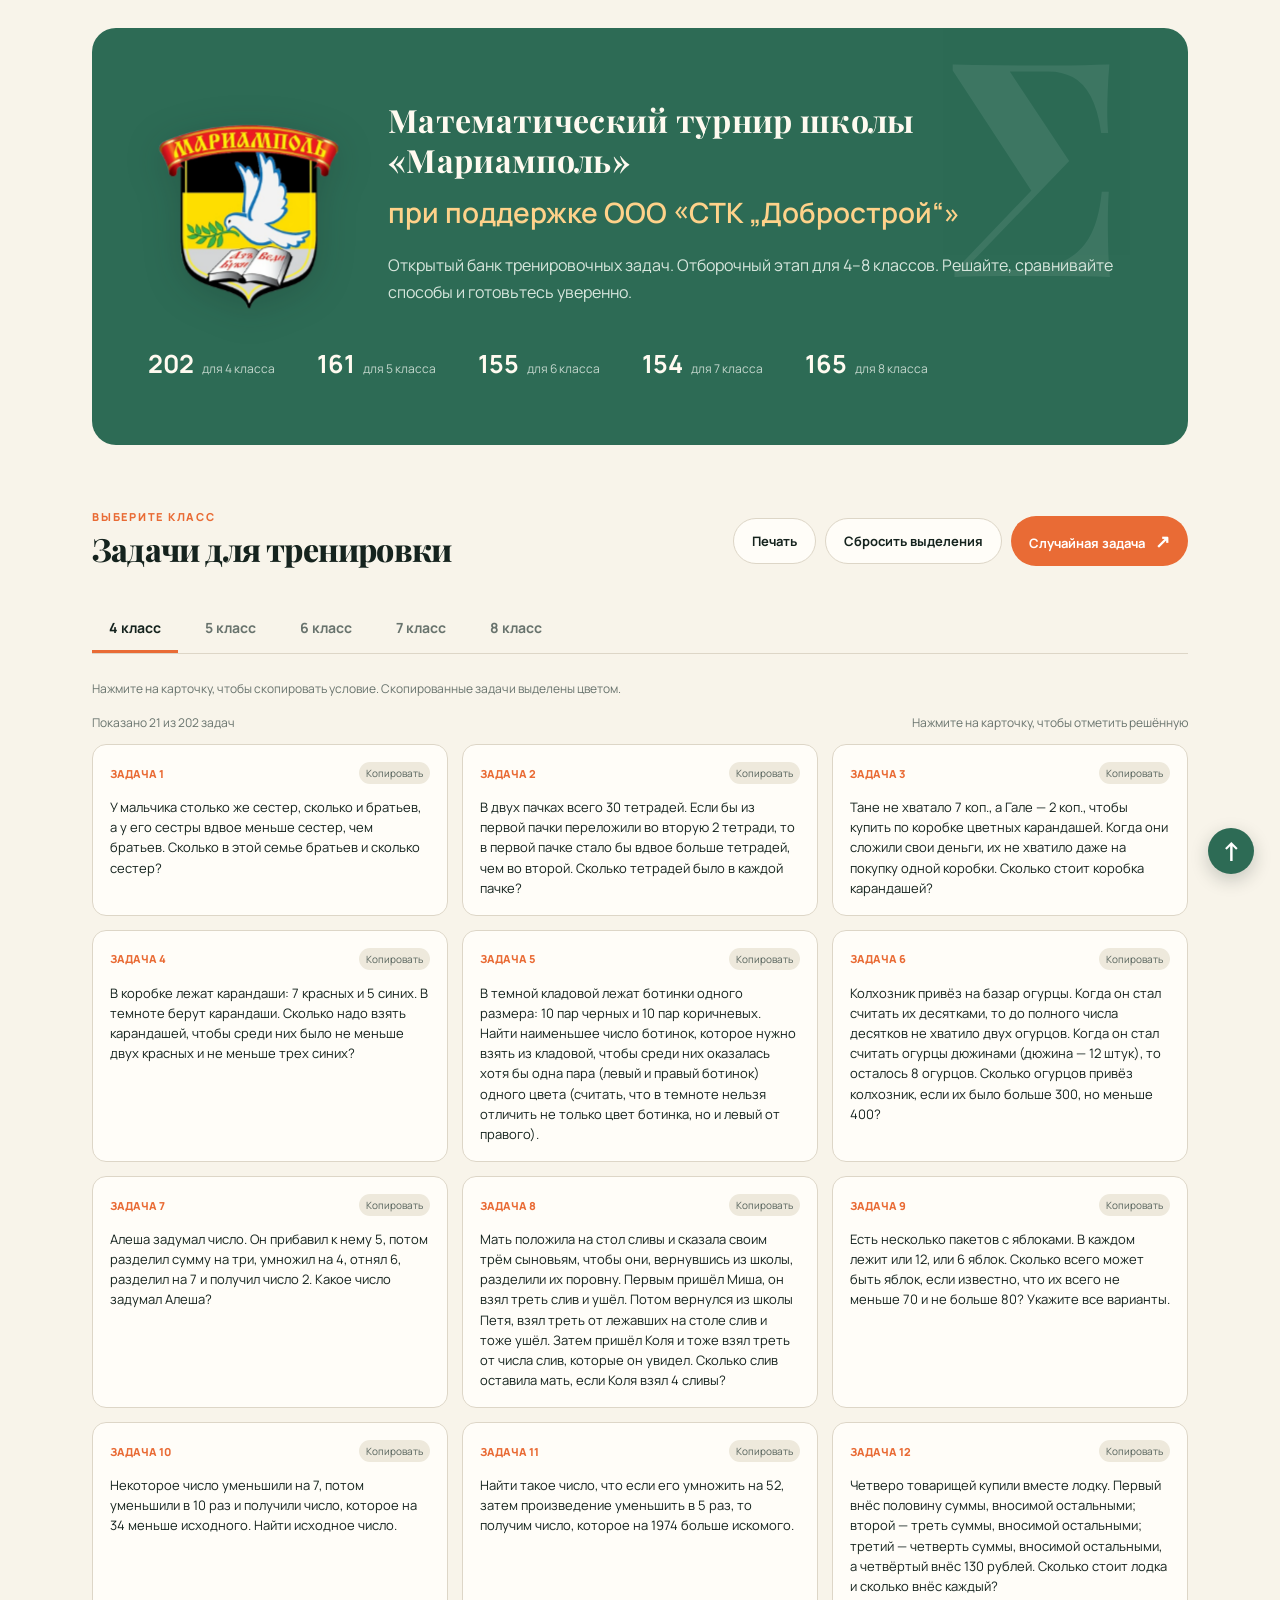
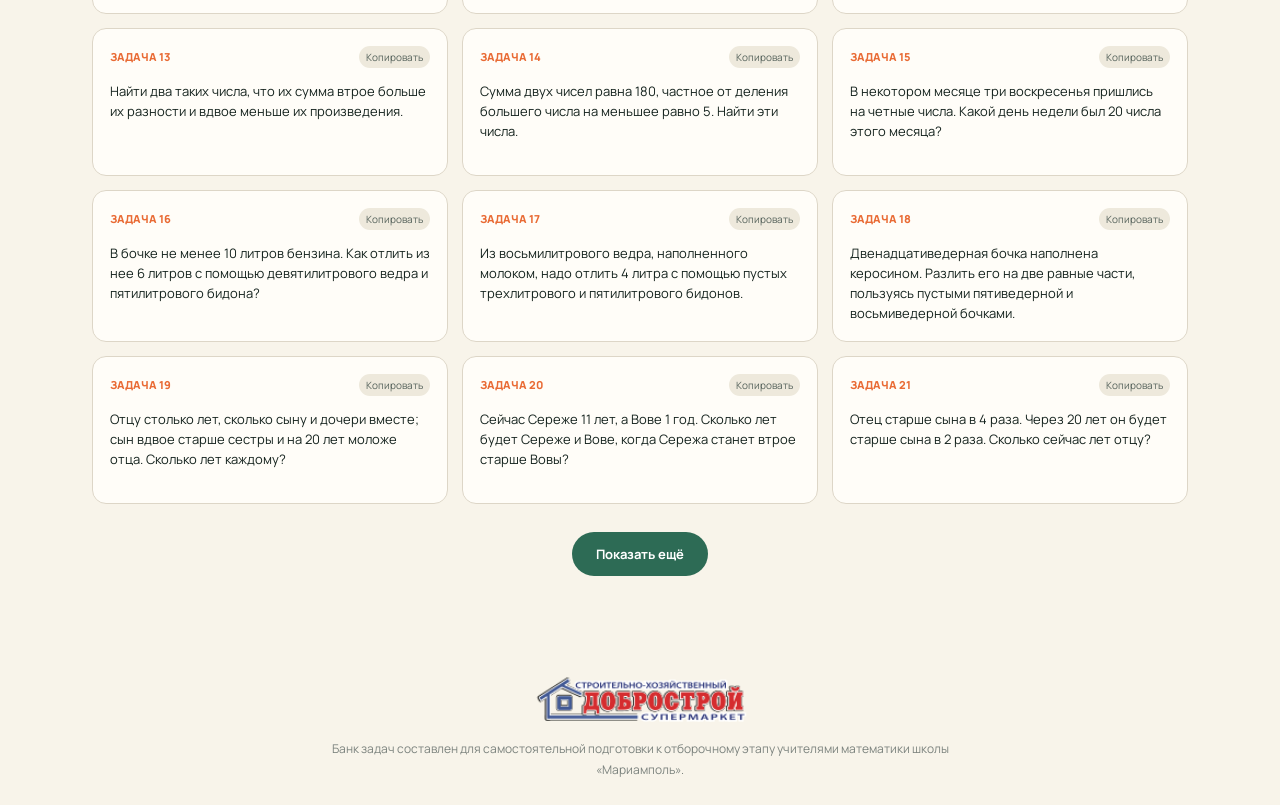
<file: index.html>
<!doctype html>
<html lang="ru">
<head>
  <meta charset="UTF-8">
  <meta name="viewport" content="width=device-width, initial-scale=1.0">
  <title>Открытый банк задач — Математический турнир школы «Мариамполь»</title>
  <link rel="icon" type="image/png" href="assets/logo-mariampol.png">
  <link rel="preconnect" href="https://fonts.googleapis.com">
  <link rel="preconnect" href="https://fonts.gstatic.com" crossorigin>
  <link href="https://fonts.googleapis.com/css2?family=Manrope:wght@400;500;600;700;800&family=Playfair+Display:wght@700;800&display=swap" rel="stylesheet">
  <link rel="stylesheet" href="style.css">
</head>
<body>
  <main class="page">
    <header class="hero">
      <div class="hero-content">
        <div class="hero-brand">
        <div class="brand-logo-slot">
          <img class="brand-logo brand-logo-school" src="assets/logo-mariampol.png" alt="Школа «Мариамполь»" width="200" height="200">
        </div>
        </div>
        <div class="hero-titles">
          <h1 class="brand-title">Математический турнир школы «Мариамполь»</h1>
          <p class="brand-support">при поддержке ООО «СТК „Добрострой“»</p>
      </div>
        <p class="hero-lead">Открытый банк тренировочных задач. Отборочный этап для 4–8 классов. Решайте, сравнивайте способы и готовьтесь уверенно.</p>
      </div>
      <div class="hero-stats">
        <div><strong data-count="4"></strong><span>для 4 класса</span></div>
        <div><strong data-count="5"></strong><span>для 5 класса</span></div>
        <div><strong data-count="6"></strong><span>для 6 класса</span></div>
        <div><strong data-count="7"></strong><span>для 7 класса</span></div>
        <div><strong data-count="8"></strong><span>для 8 класса</span></div>
      </div>
    </header>

    <section class="bank" aria-label="Банк задач">
      <div class="bank-topline">
        <div>
          <p class="section-label">Выберите класс</p>
          <h2>Задачи для тренировки</h2>
        </div>
        <div class="actions">
          <button class="reset-button" id="printButton" type="button">Печать</button>
          <button class="reset-button" id="resetButton" type="button">Сбросить выделения</button>
          <button class="random-button" id="randomButton" type="button">Случайная задача <span>↗</span></button>
        </div>
      </div>
      <nav class="tabs" aria-label="Классы" role="tablist">
        <button class="tab active" role="tab" aria-selected="true" data-grade="4">4 класс</button>
        <button class="tab" role="tab" aria-selected="false" data-grade="5">5 класс</button>
        <button class="tab" role="tab" aria-selected="false" data-grade="6">6 класс</button>
        <button class="tab" role="tab" aria-selected="false" data-grade="7">7 класс</button>
        <button class="tab" role="tab" aria-selected="false" data-grade="8">8 класс</button>
      </nav>
      <div class="filters" id="filters"></div>
      <div class="task-meta"><span id="taskCount"></span><span>Нажмите на карточку, чтобы отметить решённую</span></div>
      <div class="tasks" id="tasks"></div>
      <div class="load-more-wrap">
        <button class="load-more-button" id="loadMoreButton" type="button">Показать ещё</button>
      </div>
    </section>
  </main>
  <button class="to-top" id="toTopButton" type="button" aria-label="Наверх">↑</button>
  <footer>
    <img class="footer-logo" src="assets/adres-logo.png" alt="ООО «СТК „Добрострой“»" width="201" height="46">
    <div>Банк задач составлен для самостоятельной подготовки к отборочному этапу учителями математики школы «Мариамполь».</div>
  </footer>
  <div class="print-area" id="printArea"></div>
  <script src="tasks-data.js"></script>
  <script src="app.js"></script>
</body>
</html>
</file>
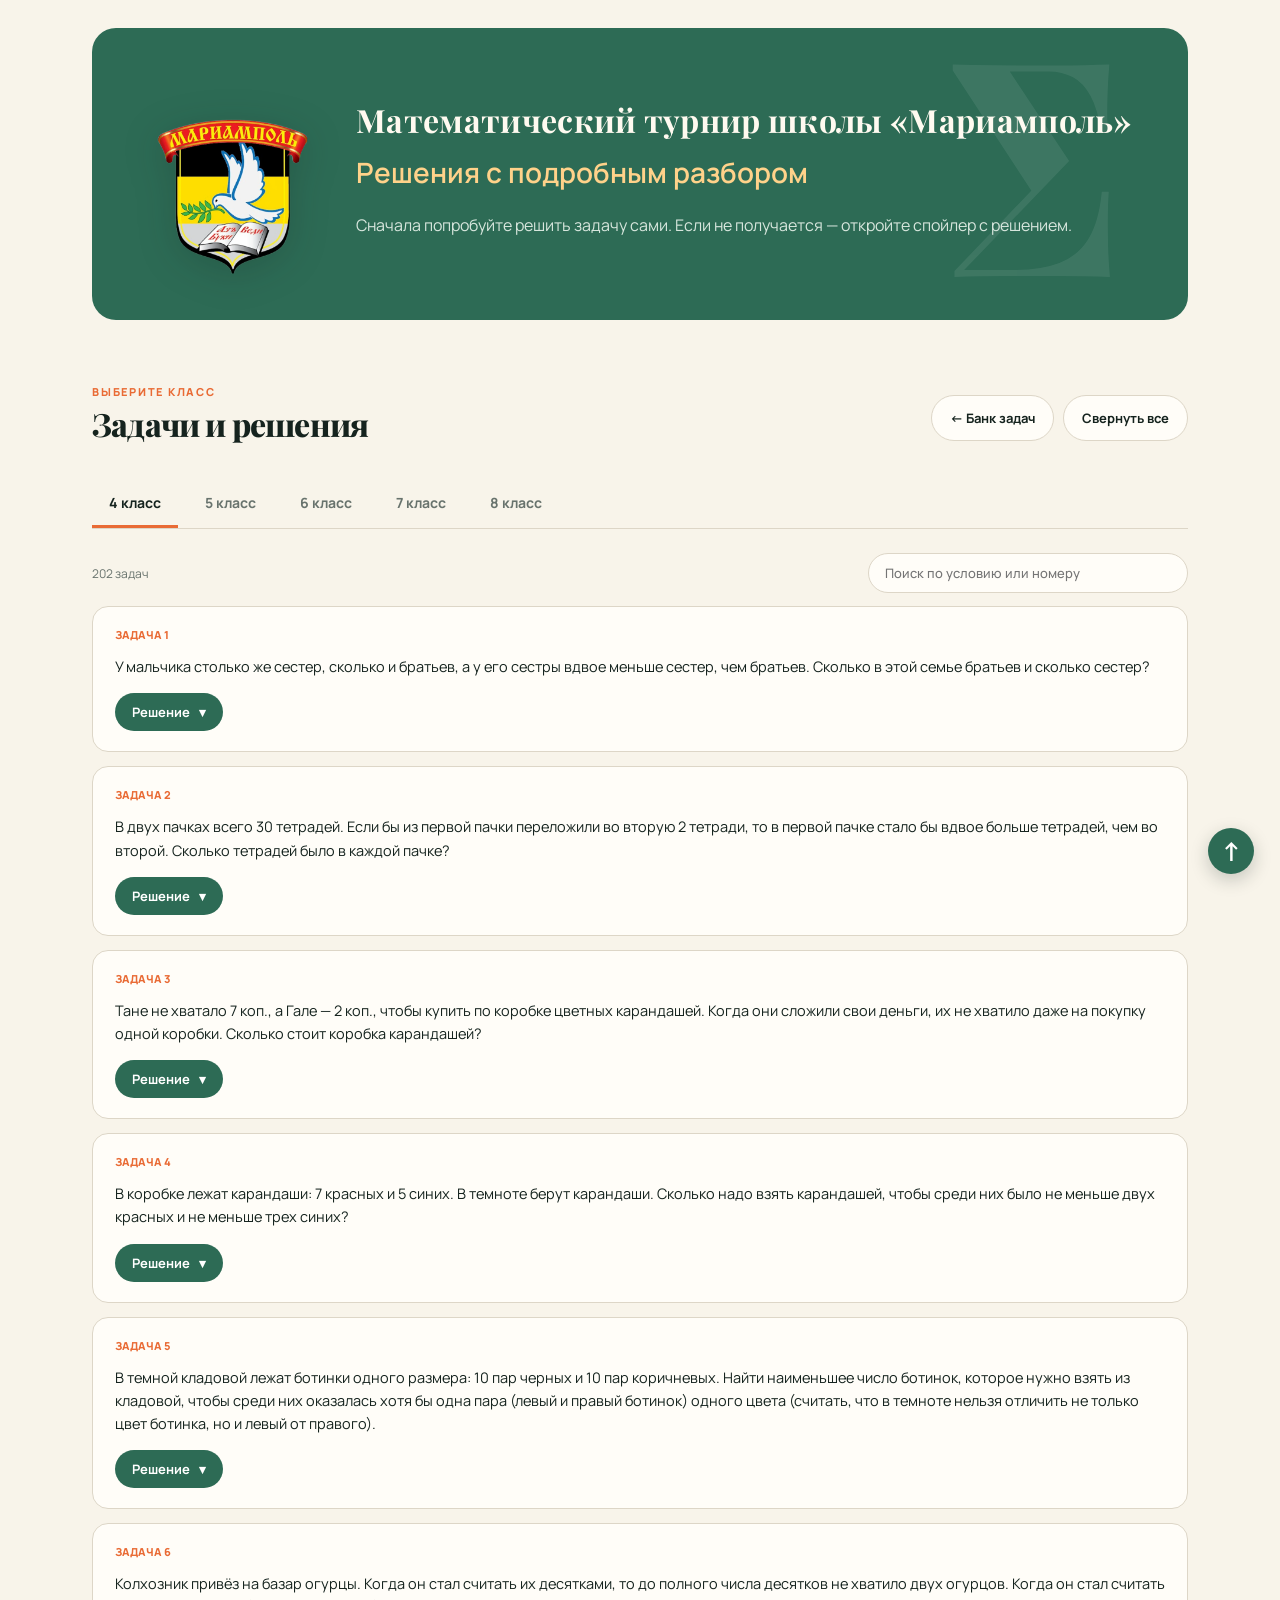
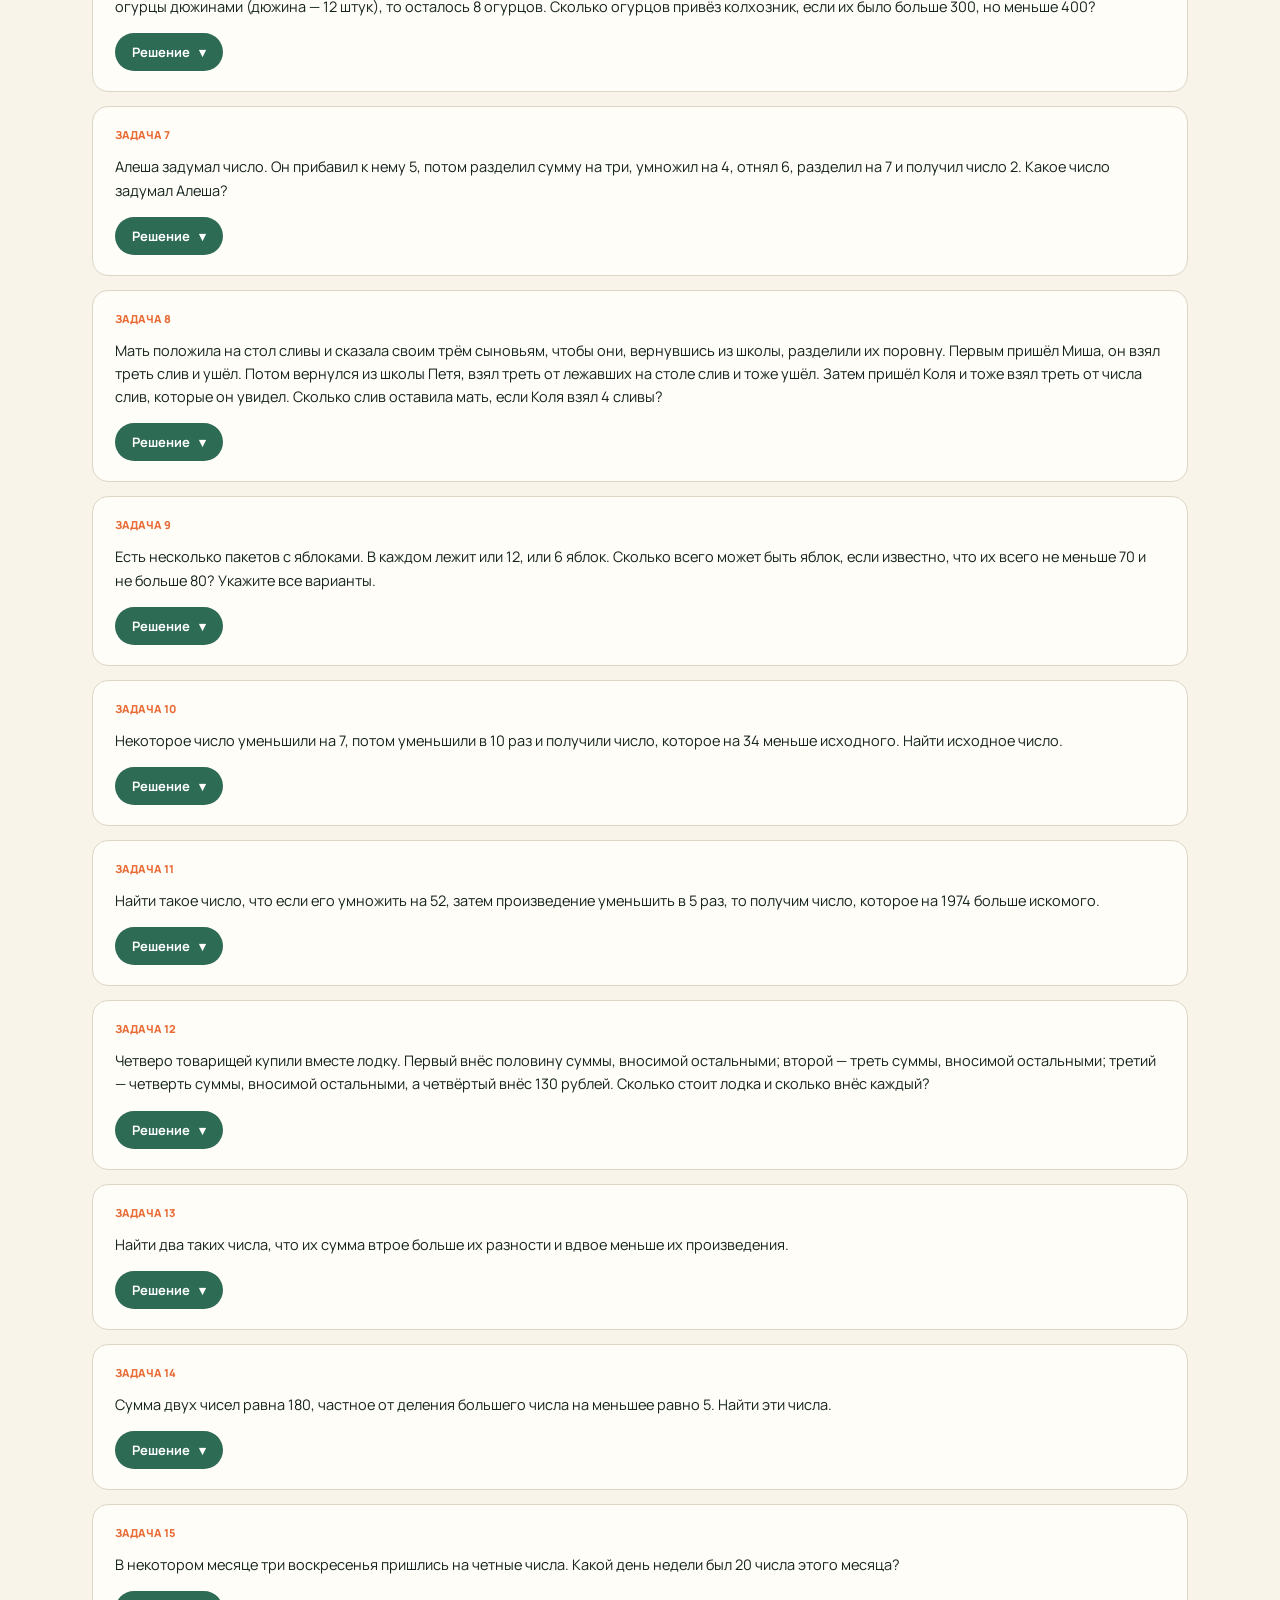
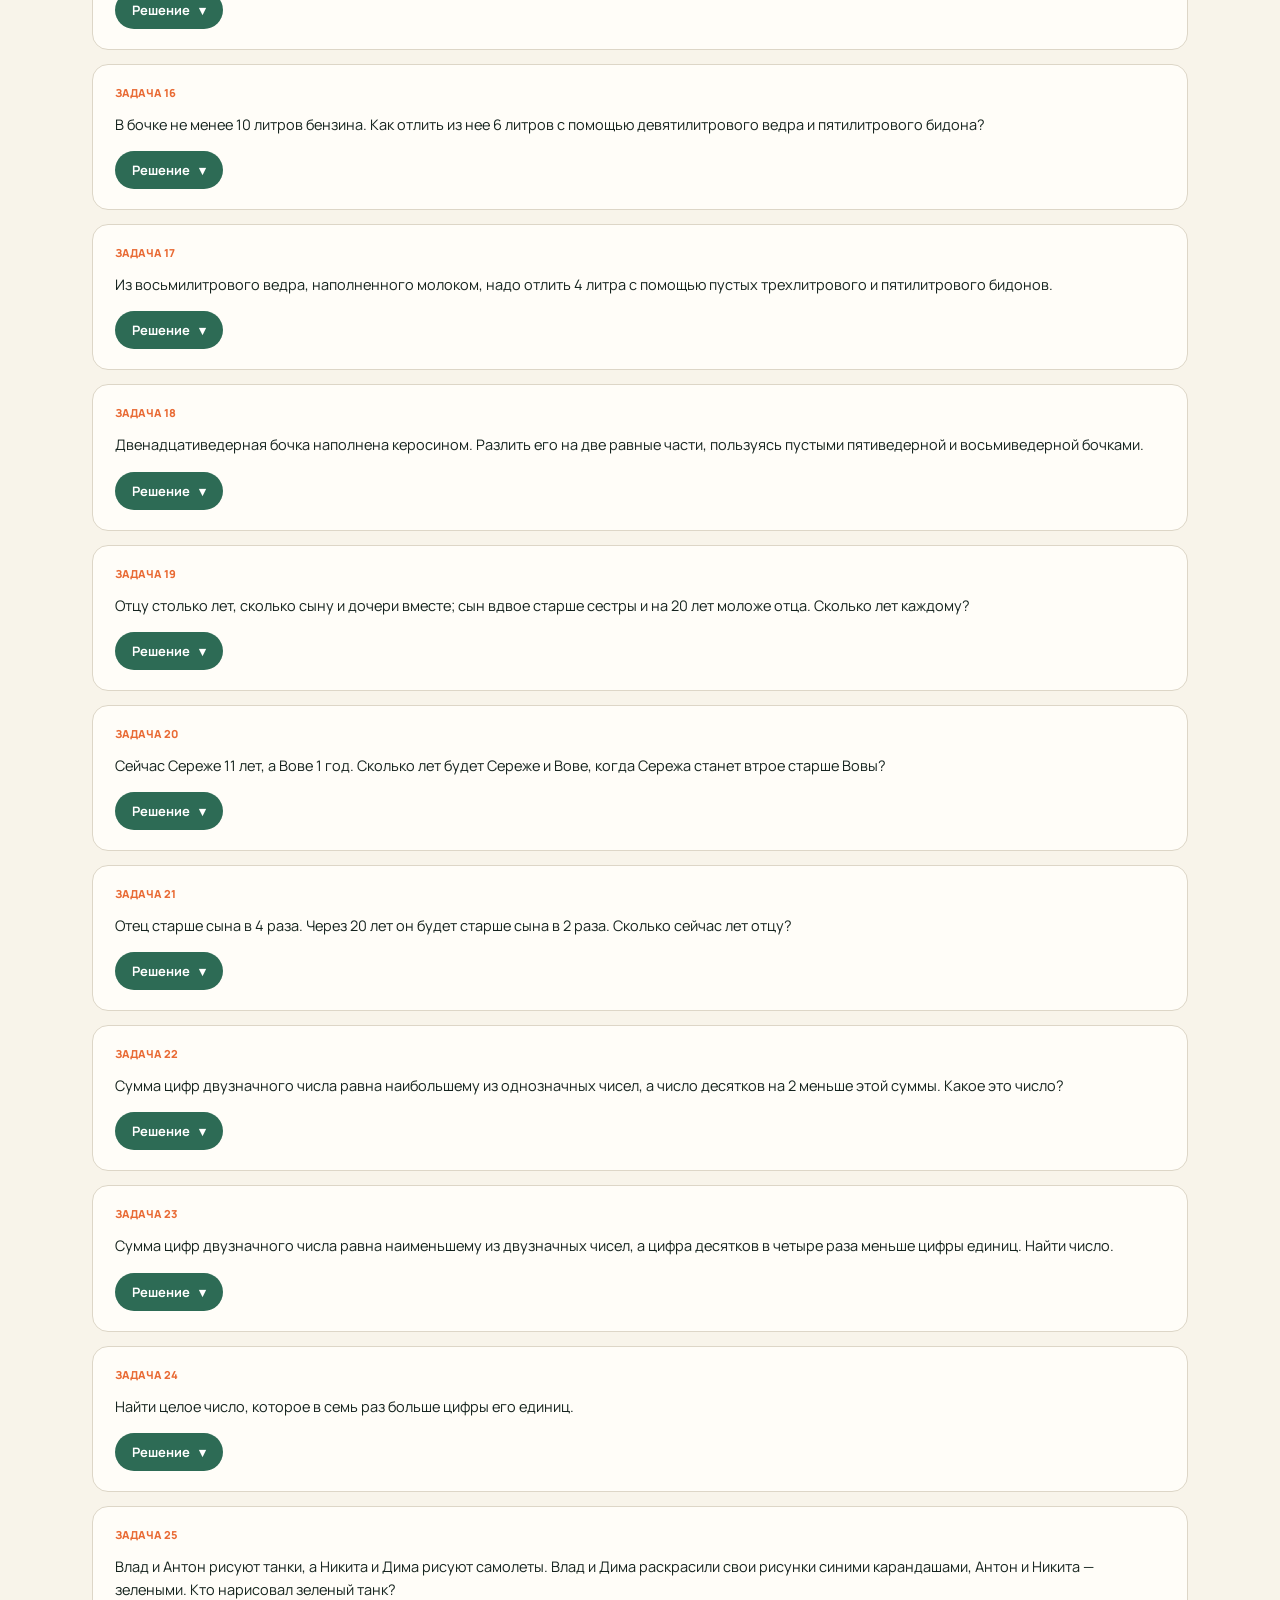
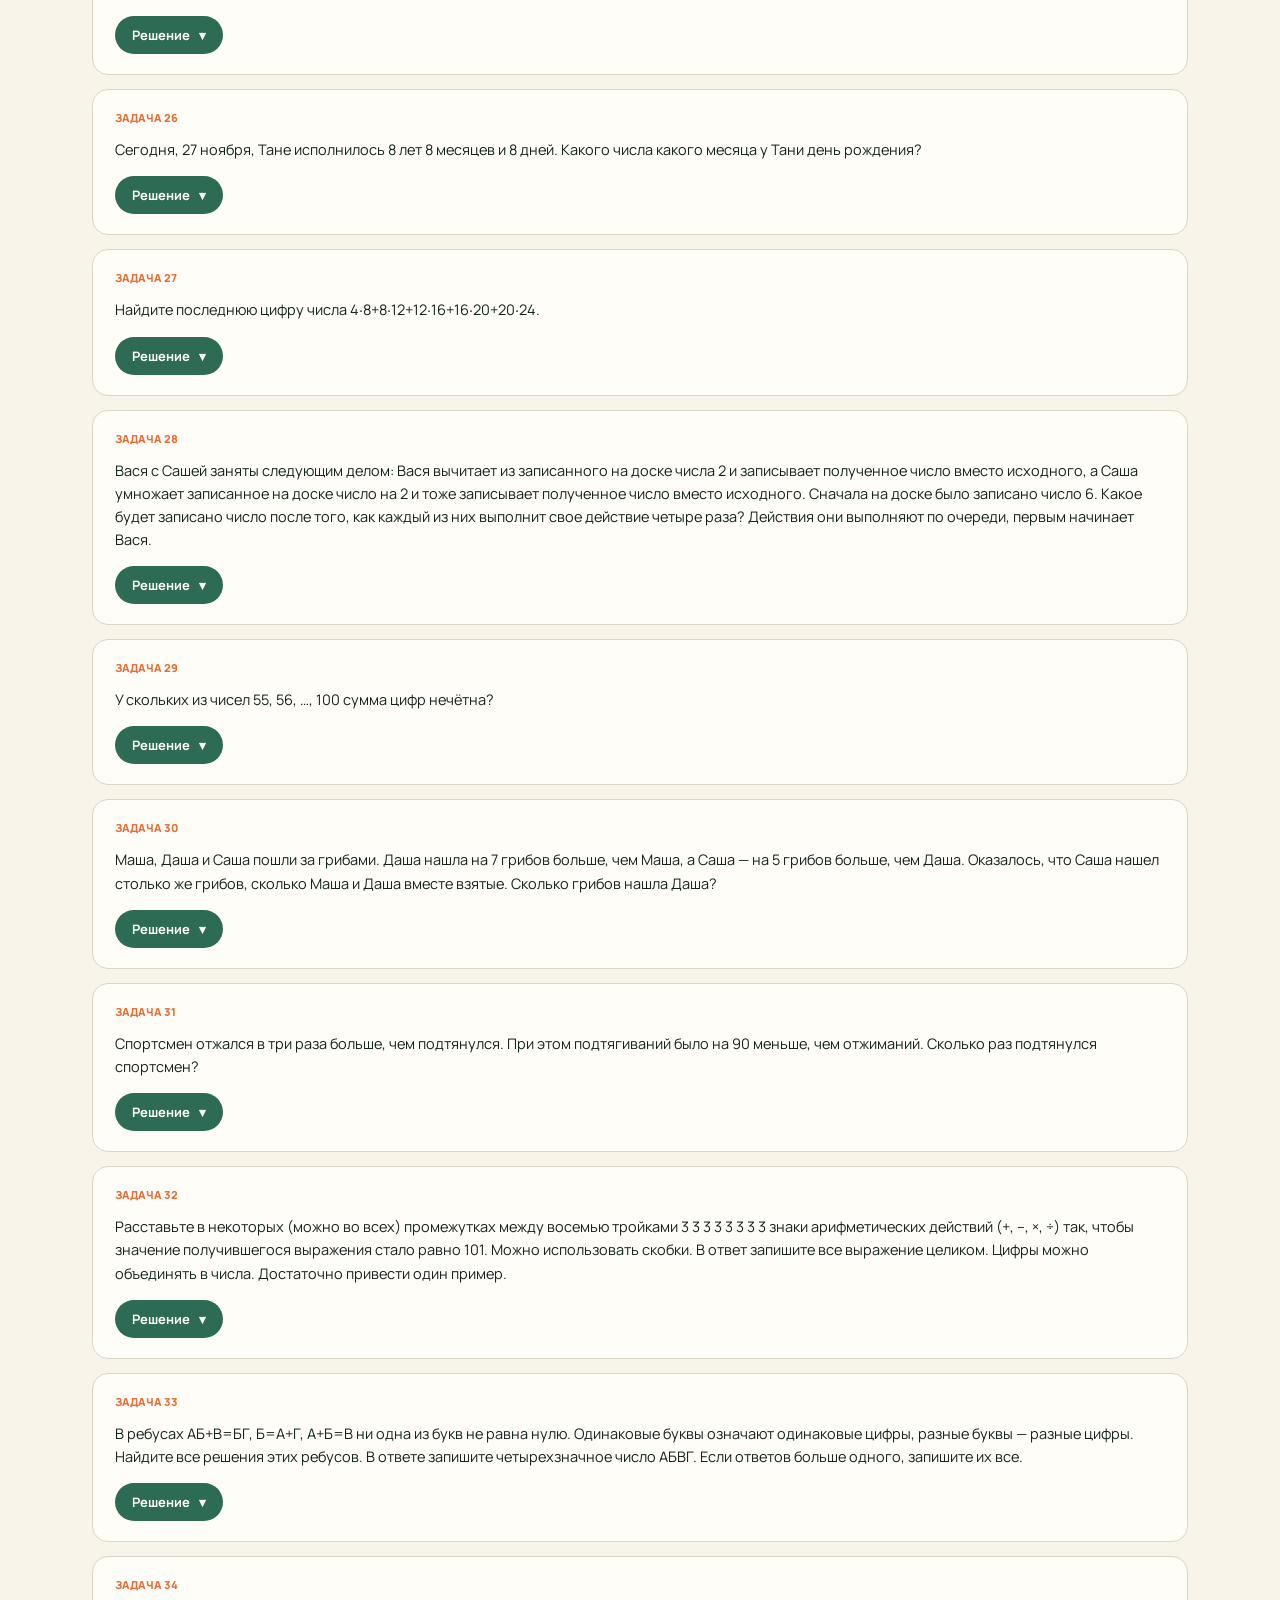
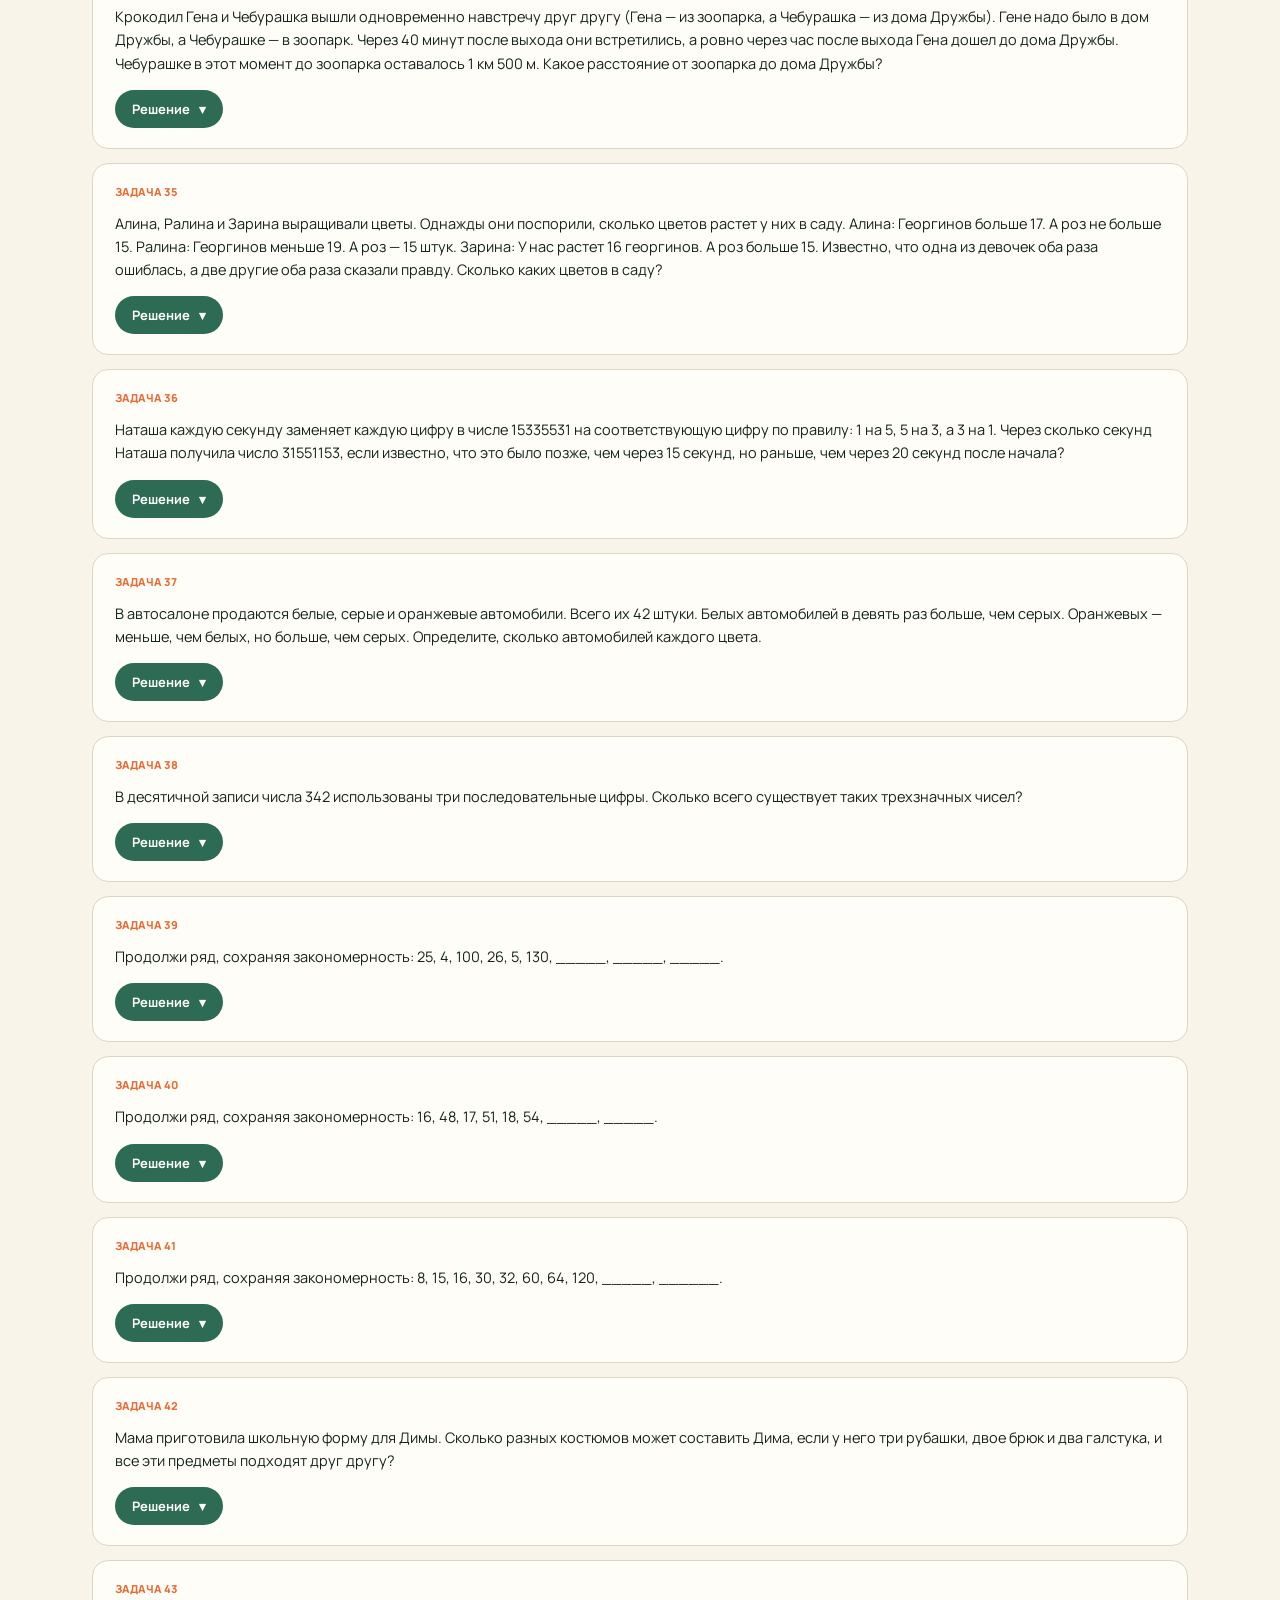
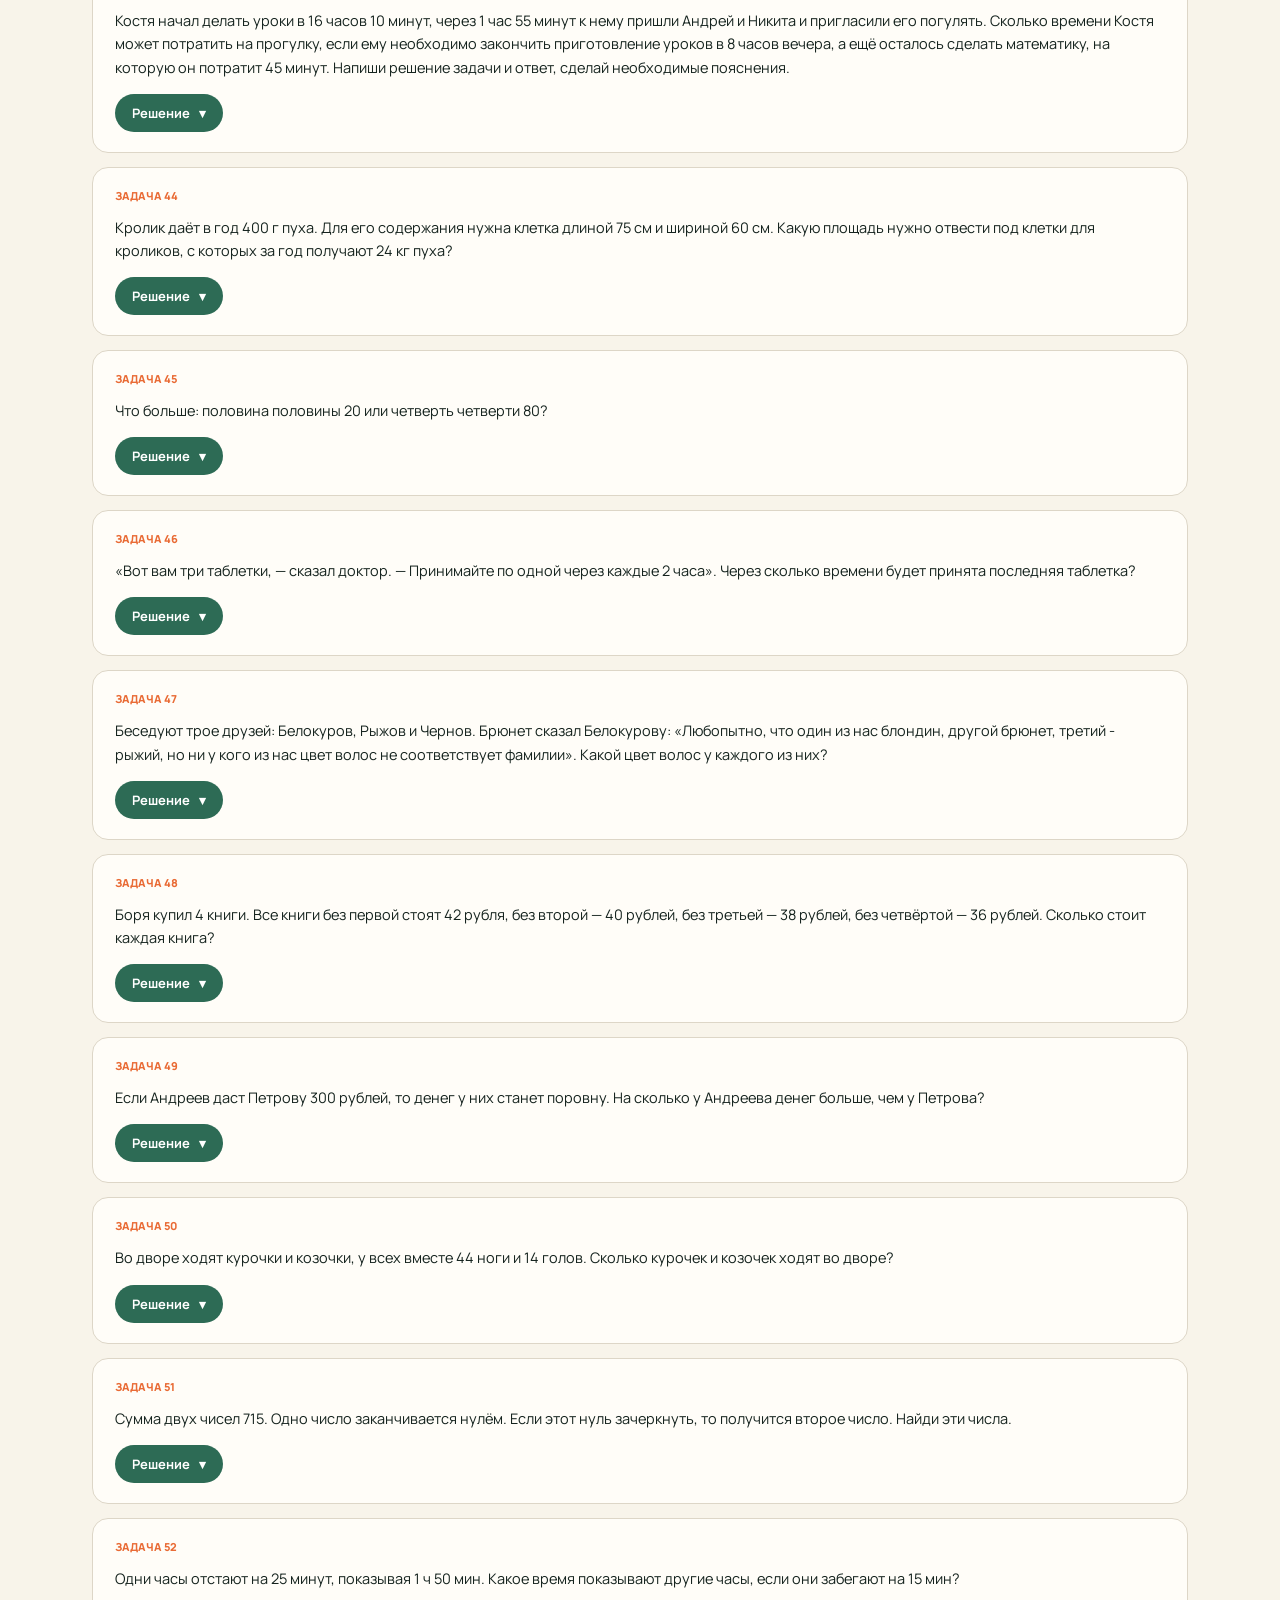
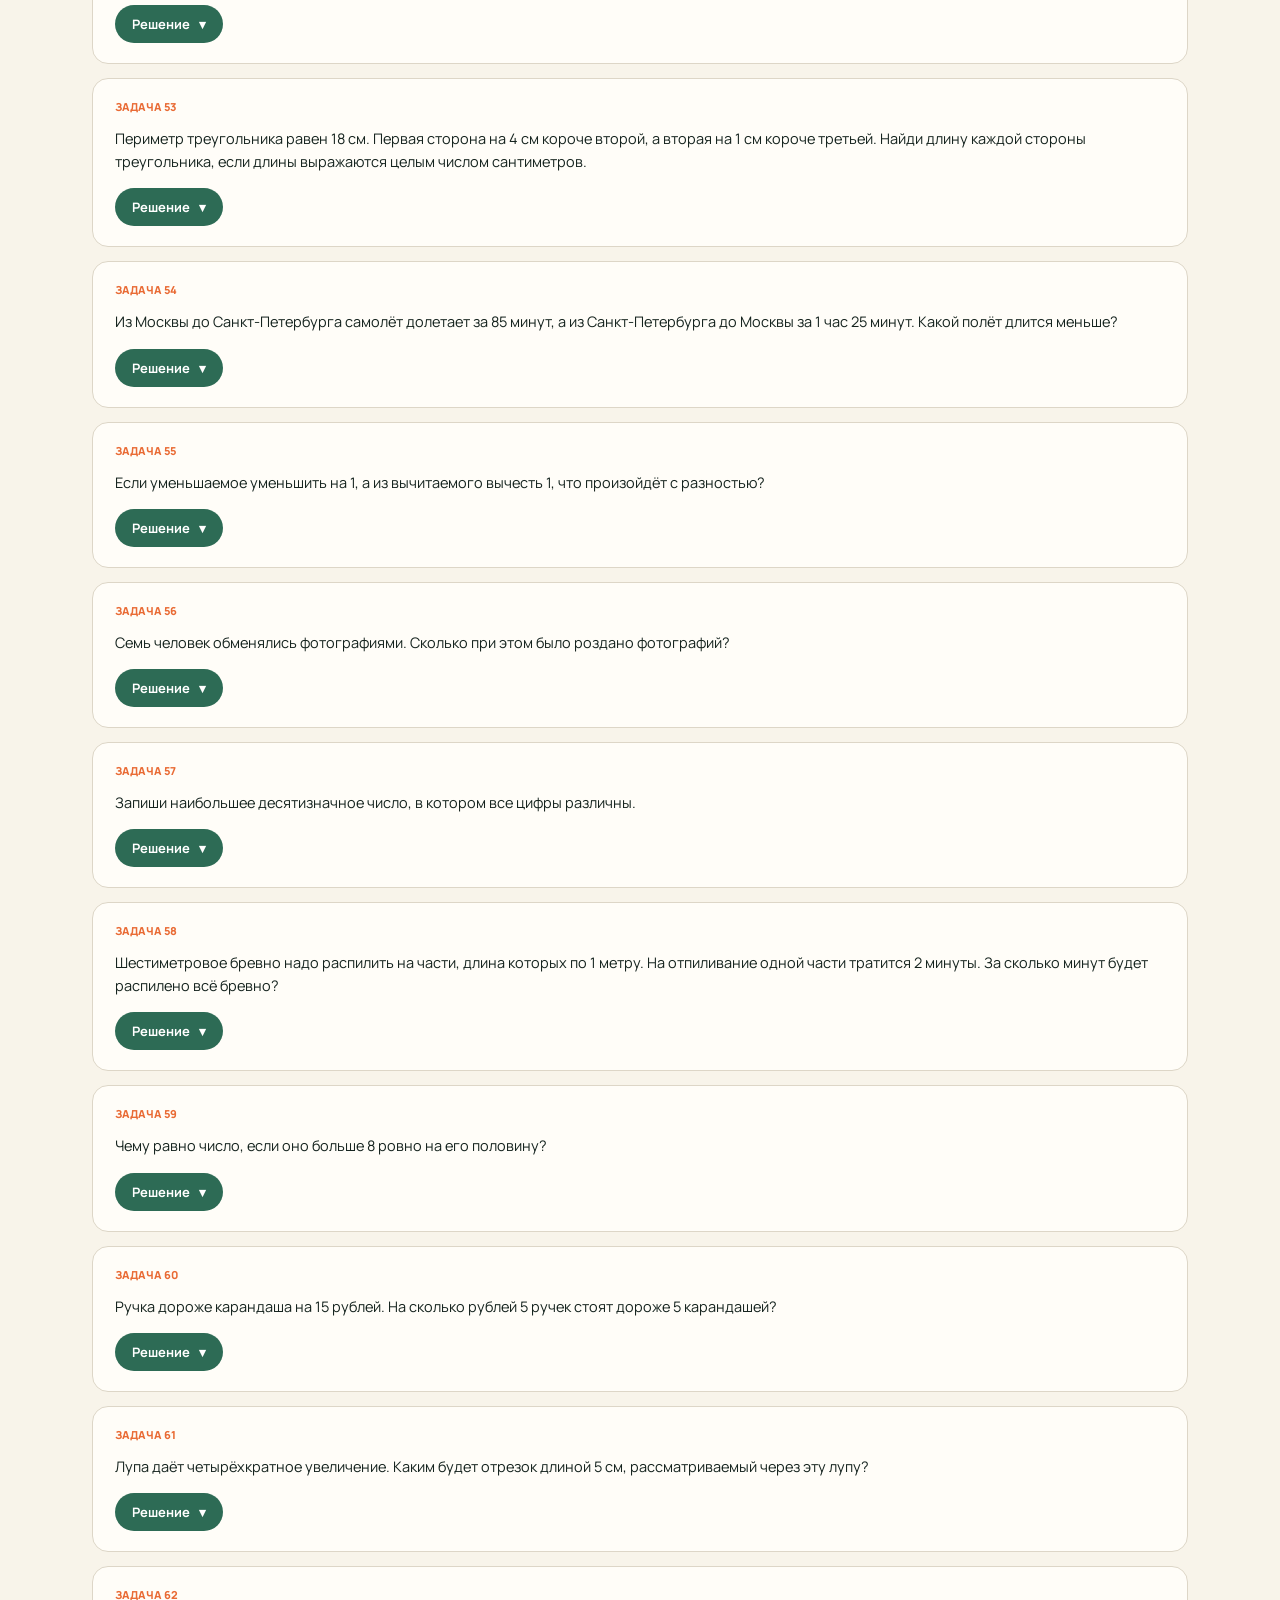
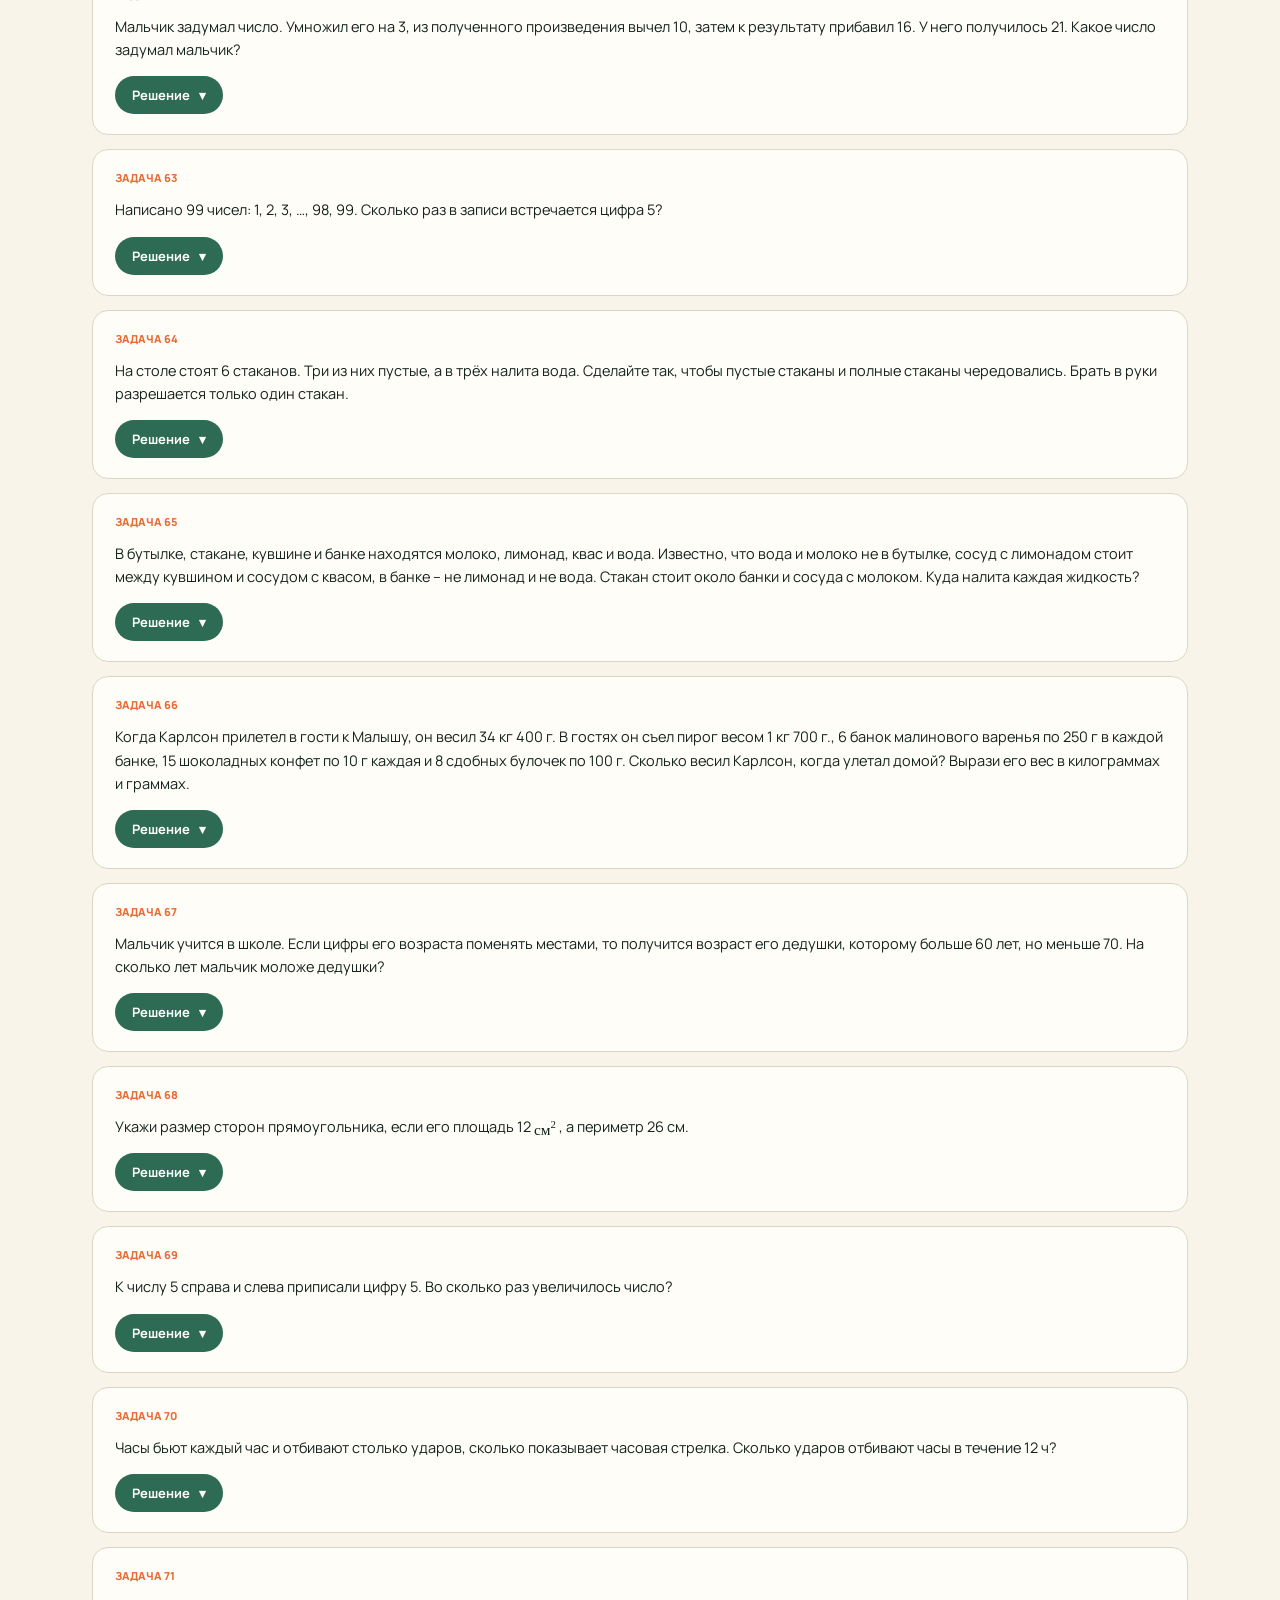
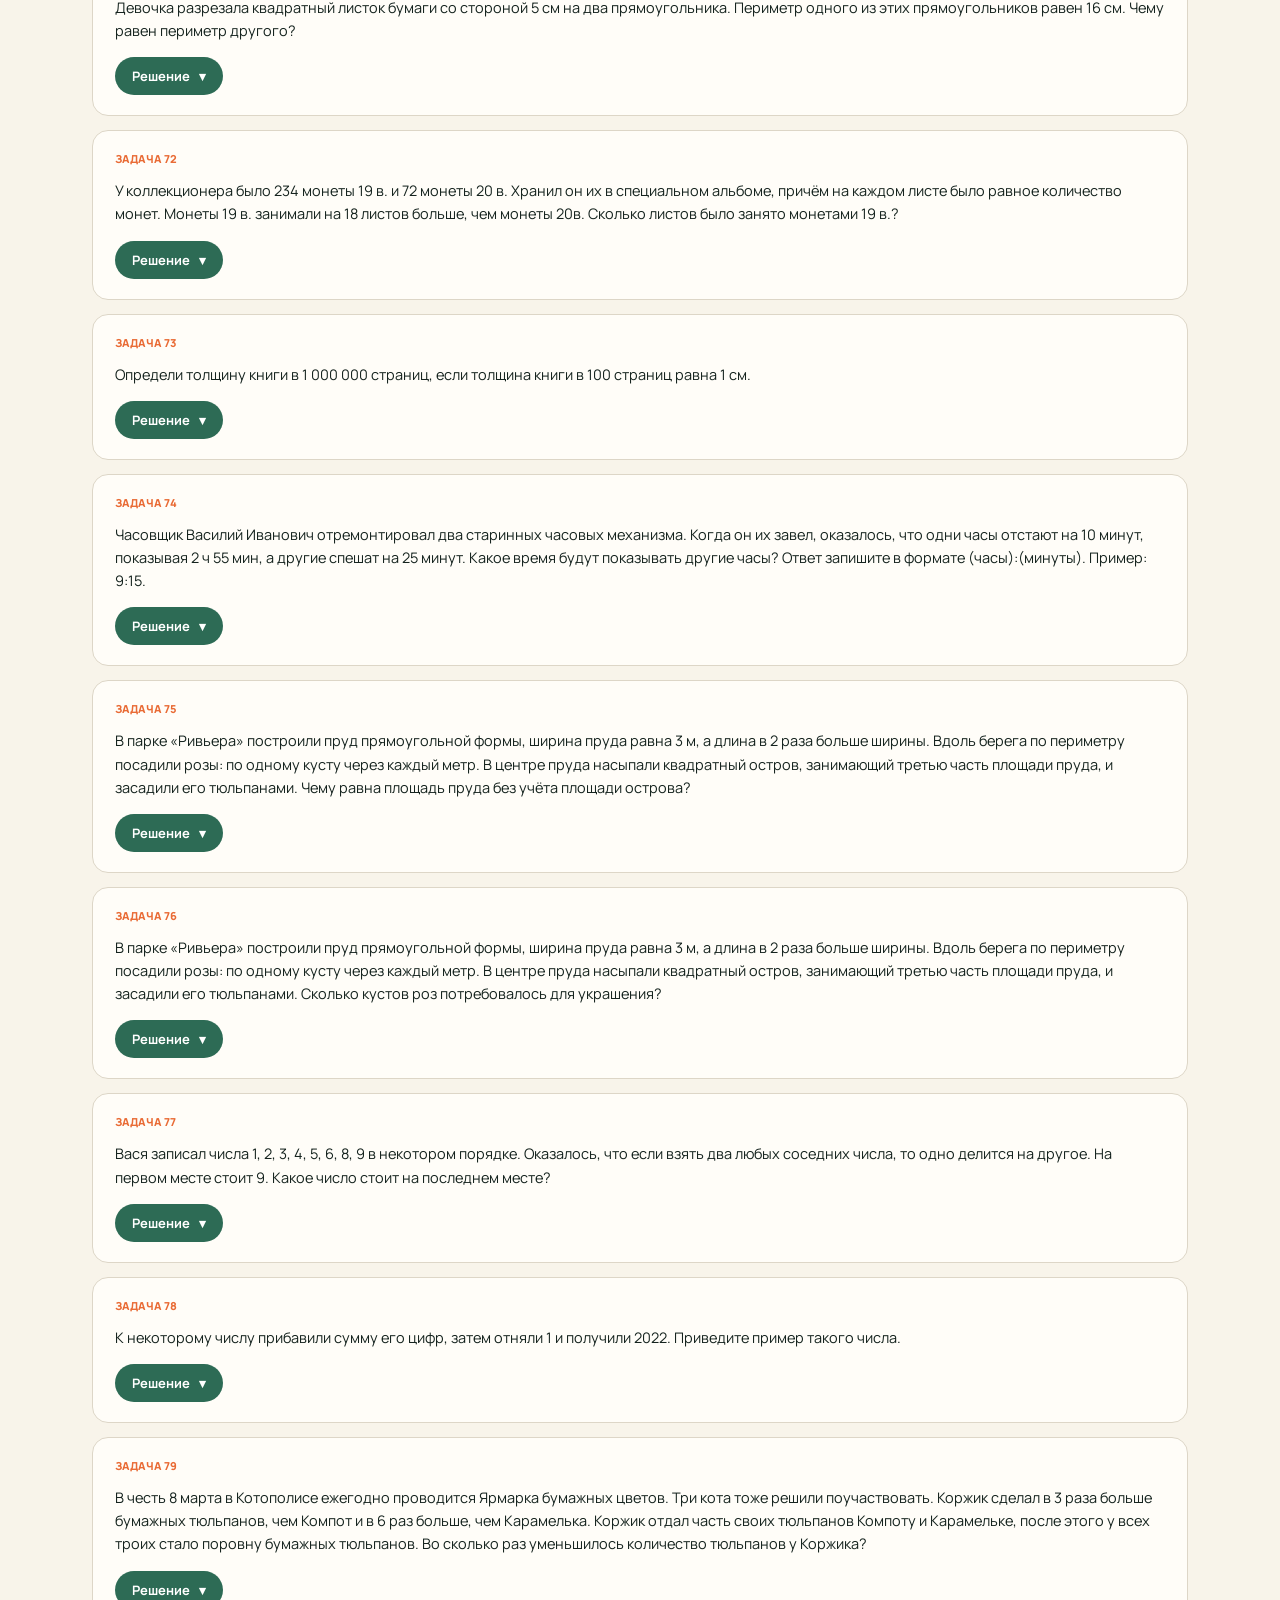
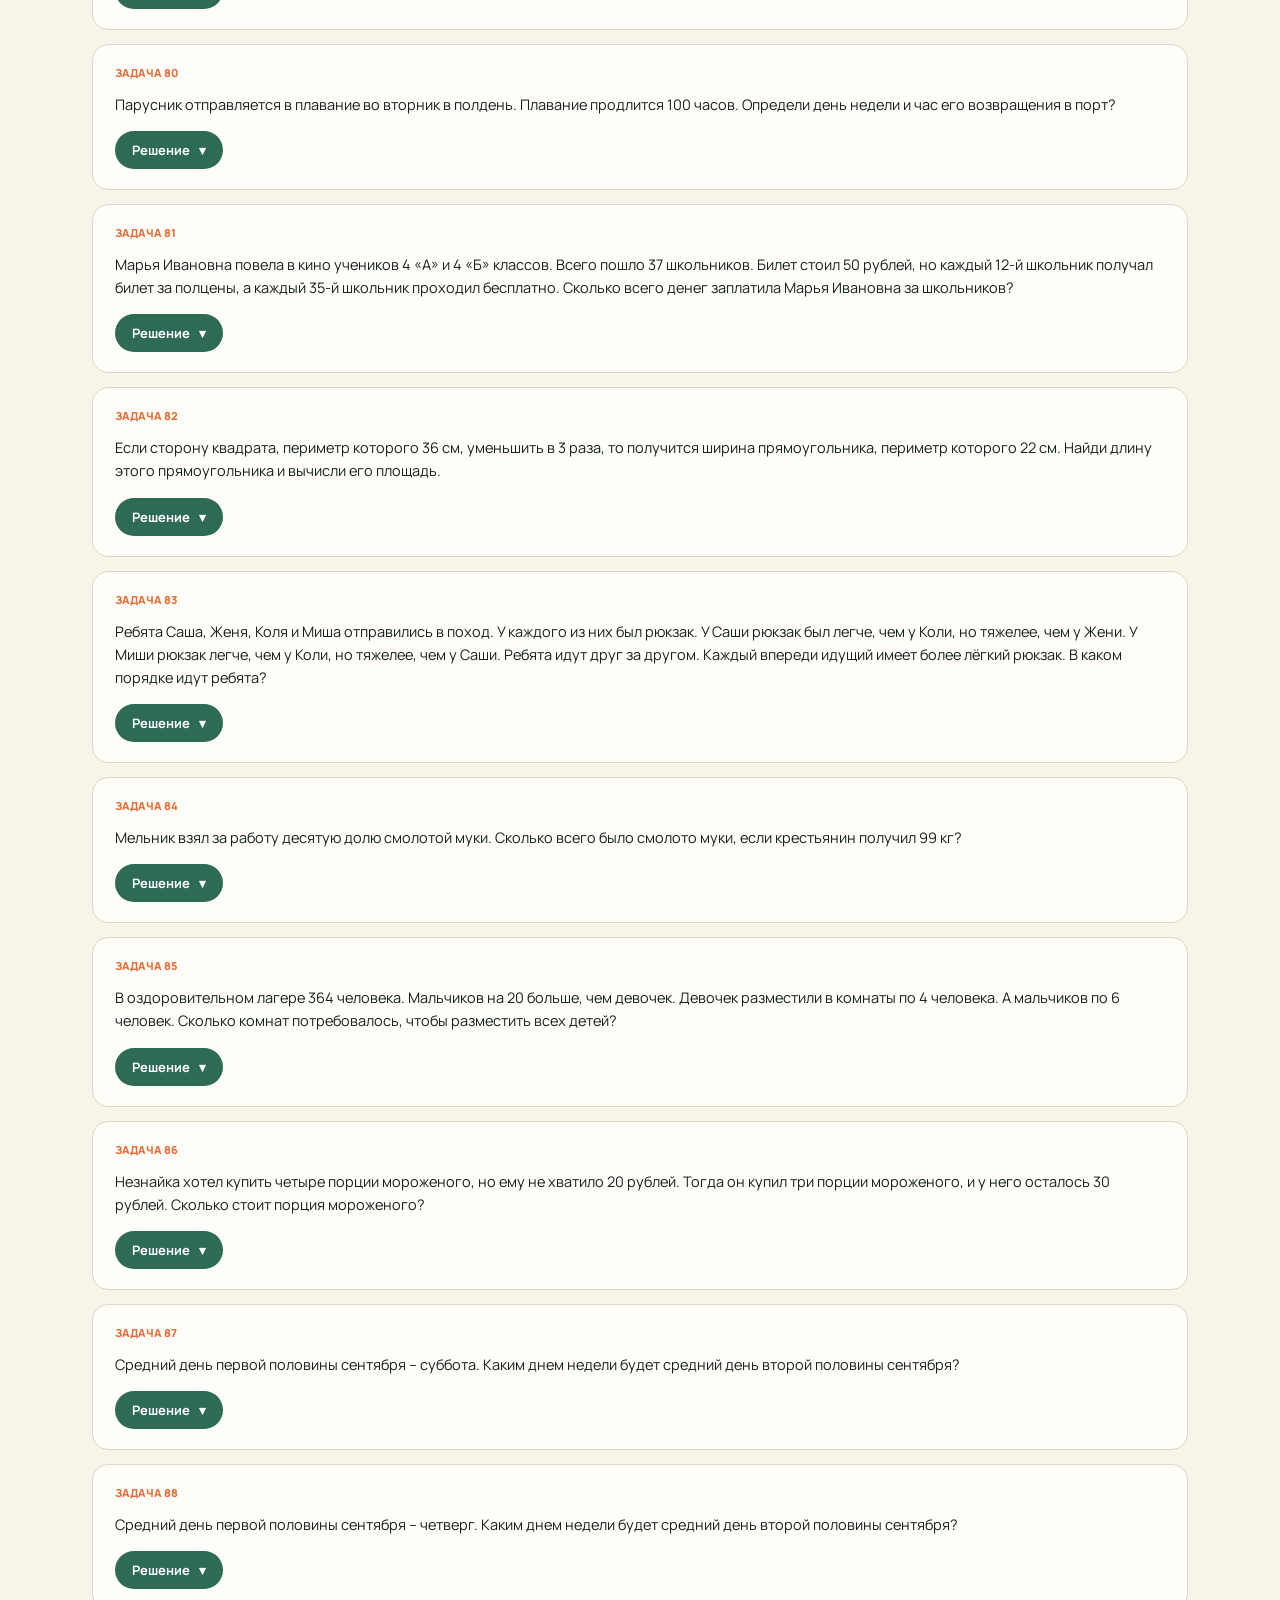
<file: solutions.html>
<!doctype html>
<html lang="ru">
<head>
  <meta charset="UTF-8">
  <meta name="viewport" content="width=device-width, initial-scale=1.0">
  <title>Решения задач — Математический турнир школы «Мариамполь»</title>
  <link rel="icon" type="image/png" href="assets/logo-mariampol.png">
  <link rel="preconnect" href="https://fonts.googleapis.com">
  <link rel="preconnect" href="https://fonts.gstatic.com" crossorigin>
  <link href="https://fonts.googleapis.com/css2?family=Manrope:wght@400;500;600;700;800&family=Playfair+Display:wght@700;800&display=swap" rel="stylesheet">
  <link rel="stylesheet" href="style.css">
  <link rel="stylesheet" href="solutions.css">
</head>
<body>
  <main class="page">
    <header class="hero hero-small">
      <div class="hero-content">
        <div class="hero-brand">
        <div class="brand-logo-slot">
          <img class="brand-logo brand-logo-school" src="assets/logo-mariampol.png" alt="Школа «Мариамполь»" width="168" height="168">
        </div>
        </div>
        <div class="hero-titles">
          <h1 class="brand-title">Математический турнир школы «Мариамполь»</h1>
          <p class="brand-support">Решения с подробным разбором</p>
      </div>
        <p class="hero-lead">Сначала попробуйте решить задачу сами. Если не получается — откройте спойлер с решением.</p>
      </div>
    </header>

    <section class="bank" aria-label="Решения">
      <div class="bank-topline">
        <div>
          <p class="section-label">Выберите класс</p>
          <h2>Задачи и решения</h2>
        </div>
        <div class="actions">
          <a class="reset-button" href="index.html">← Банк задач</a>
          <button class="reset-button" id="collapseButton" type="button">Свернуть все</button>
        </div>
      </div>
      <nav class="tabs" aria-label="Классы" role="tablist">
        <button class="tab active" role="tab" aria-selected="true" data-grade="4">4 класс</button>
        <button class="tab" role="tab" aria-selected="false" data-grade="5">5 класс</button>
        <button class="tab" role="tab" aria-selected="false" data-grade="6">6 класс</button>
        <button class="tab" role="tab" aria-selected="false" data-grade="7">7 класс</button>
        <button class="tab" role="tab" aria-selected="false" data-grade="8">8 класс</button>
      </nav>
      <div class="task-meta solution-meta"><span id="taskCount"></span><input class="search" id="search" type="search" placeholder="Поиск по условию или номеру"></div>
      <div class="solutions" id="solutions"></div>
    </section>
  </main>
  <button class="to-top" id="toTopButton" type="button" aria-label="Наверх">↑</button>
  <footer>
    <img class="footer-logo" src="assets/adres-logo.png" alt="ООО «СТК „Добрострой“»" width="201" height="46">
    <div>Банк задач составлен для самостоятельной подготовки к отборочному этапу математиками (или математическим советом) школы «Мариамполь».</div>
  </footer>
  <script src="tasks-data.js"></script>
  <script src="solutions-data.js"></script>
  <script src="solutions.js"></script>
</body>
</html>
</file>
<file: style.css>
@font-face{font-family:"CyrillicOld";src:url("assets/fonts/CyrillicOld.woff2") format("woff2"),url("assets/fonts/CyrillicOld.ttf") format("truetype");font-weight:700;font-style:normal;font-display:swap}
:root{--ink:#15231e;--paper:#f8f4ea;--cream:#fffdf8;--orange:#e96b35;--green:#2d6b55;--line:#ddd6c7;--muted:#68736d}
*{box-sizing:border-box}
body{margin:0;background:var(--paper);color:var(--ink);font-family:Manrope,Arial,sans-serif}
.page{max-width:1160px;margin:auto;padding:28px 32px 72px}
.hero{min-height:385px;padding:64px 56px;background:var(--green);color:#fffaf0;border-radius:24px;position:relative;overflow:hidden}
.hero:after{content:"∑";position:absolute;right:58px;top:-26px;font:800 300px/1 "Playfair Display",serif;color:#fff;opacity:.08;pointer-events:none}
.hero-content{position:relative;z-index:1;display:flow-root}
.hero-brand{float:left;width:200px;height:200px;margin:0 40px 18px 0}
.brand-logo-slot{width:200px;height:200px;display:flex;align-items:center;justify-content:center}
.brand-logo{width:200px;height:200px;object-fit:contain;transform:scale(1.16);transform-origin:center;filter:drop-shadow(0 6px 16px #0d1a1430);display:block}
.brand-logo-placeholder{visibility:hidden}
.hero-titles{min-width:0;padding-top:8px}
.brand-title{font-family:"CyrillicOld","Playfair Display",serif;font-size:32px;line-height:1.25;font-weight:700;letter-spacing:.01em;margin:0 0 14px;color:#fffaf0}
.brand-support{font-family:Manrope,Arial,sans-serif;font-size:28px;line-height:1.3;font-weight:600;color:#ffd28a;margin:0}
.hero-lead{max-width:none;line-height:1.65;color:#d7e6dd;margin:22px 0 0}
.hero-stats{position:relative;z-index:1;display:flex;gap:42px;margin-top:36px}
.hero-stats div{display:flex;align-items:baseline;gap:8px}
.hero-stats strong{font-size:25px}
.hero-stats span{font-size:12px;color:#c4d7cd}
.bank{padding-top:64px}
.bank-topline{display:flex;justify-content:space-between;align-items:end;gap:18px}
.section-label{margin:0 0 7px;color:var(--orange);font-size:11px;letter-spacing:.16em;text-transform:uppercase;font-weight:800}
h2{font:800 32px/1.1 "Playfair Display",serif;letter-spacing:-.025em;margin:0}
.actions{display:flex;gap:9px;align-items:center;flex-wrap:wrap}
.random-button,.reset-button{border:0;border-radius:99px;font:700 13px Manrope;padding:13px 18px;cursor:pointer}
.random-button{background:var(--orange);color:white}
.reset-button{background:var(--cream);color:var(--ink);border:1px solid var(--line)}
.random-button span{font-size:18px;margin-left:7px}
.tabs{display:flex;gap:10px;border-bottom:1px solid var(--line);margin-top:37px}
.tab{background:none;border:0;border-bottom:3px solid transparent;padding:15px 17px 13px;color:var(--muted);font:700 14px Manrope;cursor:pointer}
.tab.active{border-color:var(--orange);color:var(--ink)}
.filters{display:flex;gap:8px;flex-wrap:wrap;margin:26px 0 17px;color:var(--muted);font-size:12px}
.task-meta{font-size:12px;color:var(--muted);display:flex;justify-content:space-between;gap:15px;margin-bottom:13px}
.tasks{display:grid;grid-template-columns:repeat(3,1fr);gap:14px}
.task{background:var(--cream);border:1px solid var(--line);border-radius:14px;padding:17px;min-height:148px;cursor:pointer;transition:transform .16s,box-shadow .16s,border-color .16s;animation:card-appear .28s ease both}
.task:hover,.task:focus-visible{transform:translateY(-2px);box-shadow:0 8px 18px #392c1c13;outline:2px solid var(--orange);outline-offset:2px}
.task.copied{background:#e7f2e8;border-color:#79a986}
.tasks.random-mode .task:not(.random-task){opacity:.22;filter:grayscale(1);pointer-events:none}
.tasks.random-mode .random-task{background:#fff0ea;border:2px solid #d74d36;box-shadow:0 10px 25px #d74d3630;transform:translateY(-2px)}
.tasks.random-mode .random-task .tag{background:#d74d36;color:#fff}
.task-top{display:flex;justify-content:space-between;align-items:center;margin-bottom:13px}
.number{font-size:11px;color:var(--orange);font-weight:800}
.tag{font-size:10px;background:#eee9dc;border-radius:99px;padding:4px 7px;color:#55625b}
.copied .tag{background:#cce0ce;color:#2d6b55}
.problem{font-size:13px;line-height:1.55;margin:0}
.problem math{font-family:serif;font-size:1.06em;vertical-align:middle}
.empty{grid-column:1/-1;padding:35px;text-align:center;color:var(--muted);background:var(--cream);border-radius:14px}
.load-more-wrap{display:flex;justify-content:center;margin-top:28px}
.load-more-button{background:var(--green);border:0;border-radius:99px;color:#fff;font:700 13px Manrope;padding:13px 24px;cursor:pointer;transition:transform .16s,box-shadow .16s}
.load-more-button:hover,.load-more-button:focus-visible{transform:translateY(-2px);box-shadow:0 8px 18px #15231e2e;outline:2px solid var(--orange);outline-offset:2px}
.load-more-button[hidden]{display:none}
@keyframes card-appear{from{opacity:0;transform:translateY(12px)}to{opacity:1;transform:translateY(0)}}
.to-top{position:fixed;right:26px;bottom:26px;width:46px;height:46px;border:0;border-radius:50%;background:var(--green);color:#fff;font:700 26px/1 Manrope;box-shadow:0 6px 18px #15231e38;cursor:pointer}
footer{text-align:center;font-size:12px;line-height:1.8;color:#7c837e;padding:24px;max-width:720px;margin:0 auto}
.footer-logo{display:block;width:min(220px,70vw);height:auto;margin:0 auto 16px}
a.reset-button{text-decoration:none;display:inline-block}
.print-area{display:none}
.print-area.measuring{display:block;position:absolute;left:-10000px;top:0}
.print-page{width:210mm;height:297mm;padding:9mm 10mm 7mm;display:flex;flex-direction:column;background:#fff;color:#111;font-family:Manrope,Arial,sans-serif;overflow:hidden;break-after:page}
.print-header{display:flex;justify-content:space-between;align-items:baseline;border-bottom:1.5px solid #2d6b55;padding-bottom:2mm;margin-bottom:3mm;font-size:8pt;color:#2d6b55}
.print-header b{font-family:"Playfair Display",serif;font-size:11pt}
.print-columns{flex:1;min-height:0;margin:0;padding:0;list-style:none;column-count:2;column-gap:7mm;column-rule:.5px solid #ddd6c7;column-fill:auto;line-height:1.32}
.print-columns li{break-inside:avoid;margin-bottom:.55em;text-align:justify;hyphens:auto}
.print-columns li b{color:#e96b35}
.print-columns math{font-size:1.05em}
.print-footer{margin-top:2mm;font-size:6.5pt;color:#888;text-align:right}
@media(max-width:900px){
.brand-logo-slot,.brand-logo{width:150px;height:150px}
.brand-title{font-size:28px}
.brand-support{font-size:22px}
}
@media(max-width:720px){
.page{padding:14px 16px 40px}
.hero{padding:28px 22px;min-height:auto}
.hero-brand{float:none;width:148px;height:148px;margin:0 auto 20px}
.hero-titles{width:100%;padding-top:0}
.brand-logo-slot,.brand-logo{width:148px;height:148px}
.brand-title{font-size:24px}
.brand-support{font-size:18px}
.hero-lead,.hero-stats{text-align:center}
.hero-lead{margin-inline:auto}
.hero-stats{gap:17px;flex-wrap:wrap;justify-content:center}
.bank{padding-top:42px}
.bank-topline{align-items:start;flex-direction:column}
.tasks{grid-template-columns:1fr}
.task-meta span:last-child{display:none}
.tabs{overflow:auto}
.tab{white-space:nowrap}
.to-top{right:16px;bottom:16px}
footer{padding:18px 12px;font-size:11px}
}
@media print{
@page{size:A4;margin:0}
html,body{background:#fff}
body>*:not(.print-area){display:none!important}
.print-area{display:block}
*{-webkit-print-color-adjust:exact;print-color-adjust:exact}
}
</file>
<file: solutions.css>
.hero-small{min-height:auto;padding-bottom:42px}
.hero-small .hero-brand,.hero-small .brand-logo-slot,.hero-small .brand-logo{width:168px;height:168px}.solution-meta{align-items:center;margin-top:24px}.search{border:1px solid var(--line);background:var(--cream);border-radius:99px;padding:10px 16px;font:500 13px Manrope;width:min(320px,100%);color:var(--ink)}.search:focus{outline:2px solid var(--orange);outline-offset:1px}.solutions{display:grid;gap:14px}.solution-card{background:var(--cream);border:1px solid var(--line);border-radius:16px;padding:20px 22px;transition:box-shadow .2s,border-color .2s}.solution-card.open{border-color:#79a986;box-shadow:0 10px 26px #2d6b551c}.solution-card .problem{font-size:14.5px;line-height:1.6}.solution-toggle{margin-top:15px;border:0;border-radius:99px;background:var(--green);color:#fff;font:700 13px Manrope;padding:10px 17px;cursor:pointer;display:inline-flex;align-items:center;gap:9px;transition:background .2s,transform .15s}.solution-toggle:hover{transform:translateY(-1px)}.solution-toggle .arrow{display:inline-block;transition:transform .35s cubic-bezier(.2,.8,.2,1)}.open .solution-toggle{background:var(--orange)}.open .solution-toggle .arrow{transform:rotate(180deg)}.spoiler{display:grid;grid-template-rows:0fr;transition:grid-template-rows .5s cubic-bezier(.2,.8,.2,1)}.open .spoiler{grid-template-rows:1fr}.spoiler-inner{overflow:hidden}.solution-body{margin-top:16px;padding:16px 18px;border-radius:12px;background:#eef5ef;border-left:4px solid var(--green);font-size:14px;line-height:1.7;opacity:0;transform:translateY(-12px);filter:blur(3px);transition:opacity .45s .08s,transform .5s .08s cubic-bezier(.2,.8,.2,1),filter .45s .08s}.open .solution-body{opacity:1;transform:none;filter:none}.solution-body p{margin:0 0 9px}.solution-body p:last-child{margin:0}.solution-body .answer{margin-top:12px;padding-top:11px;border-top:1px dashed #9cc0a7;font-weight:800;color:var(--green)}.solution-body math{font-family:serif;font-size:1.06em}.solution-missing{color:var(--muted);font-style:italic}@media(max-width:720px){.solution-meta{flex-direction:column;align-items:stretch}.solution-card{padding:16px}}
</file>
